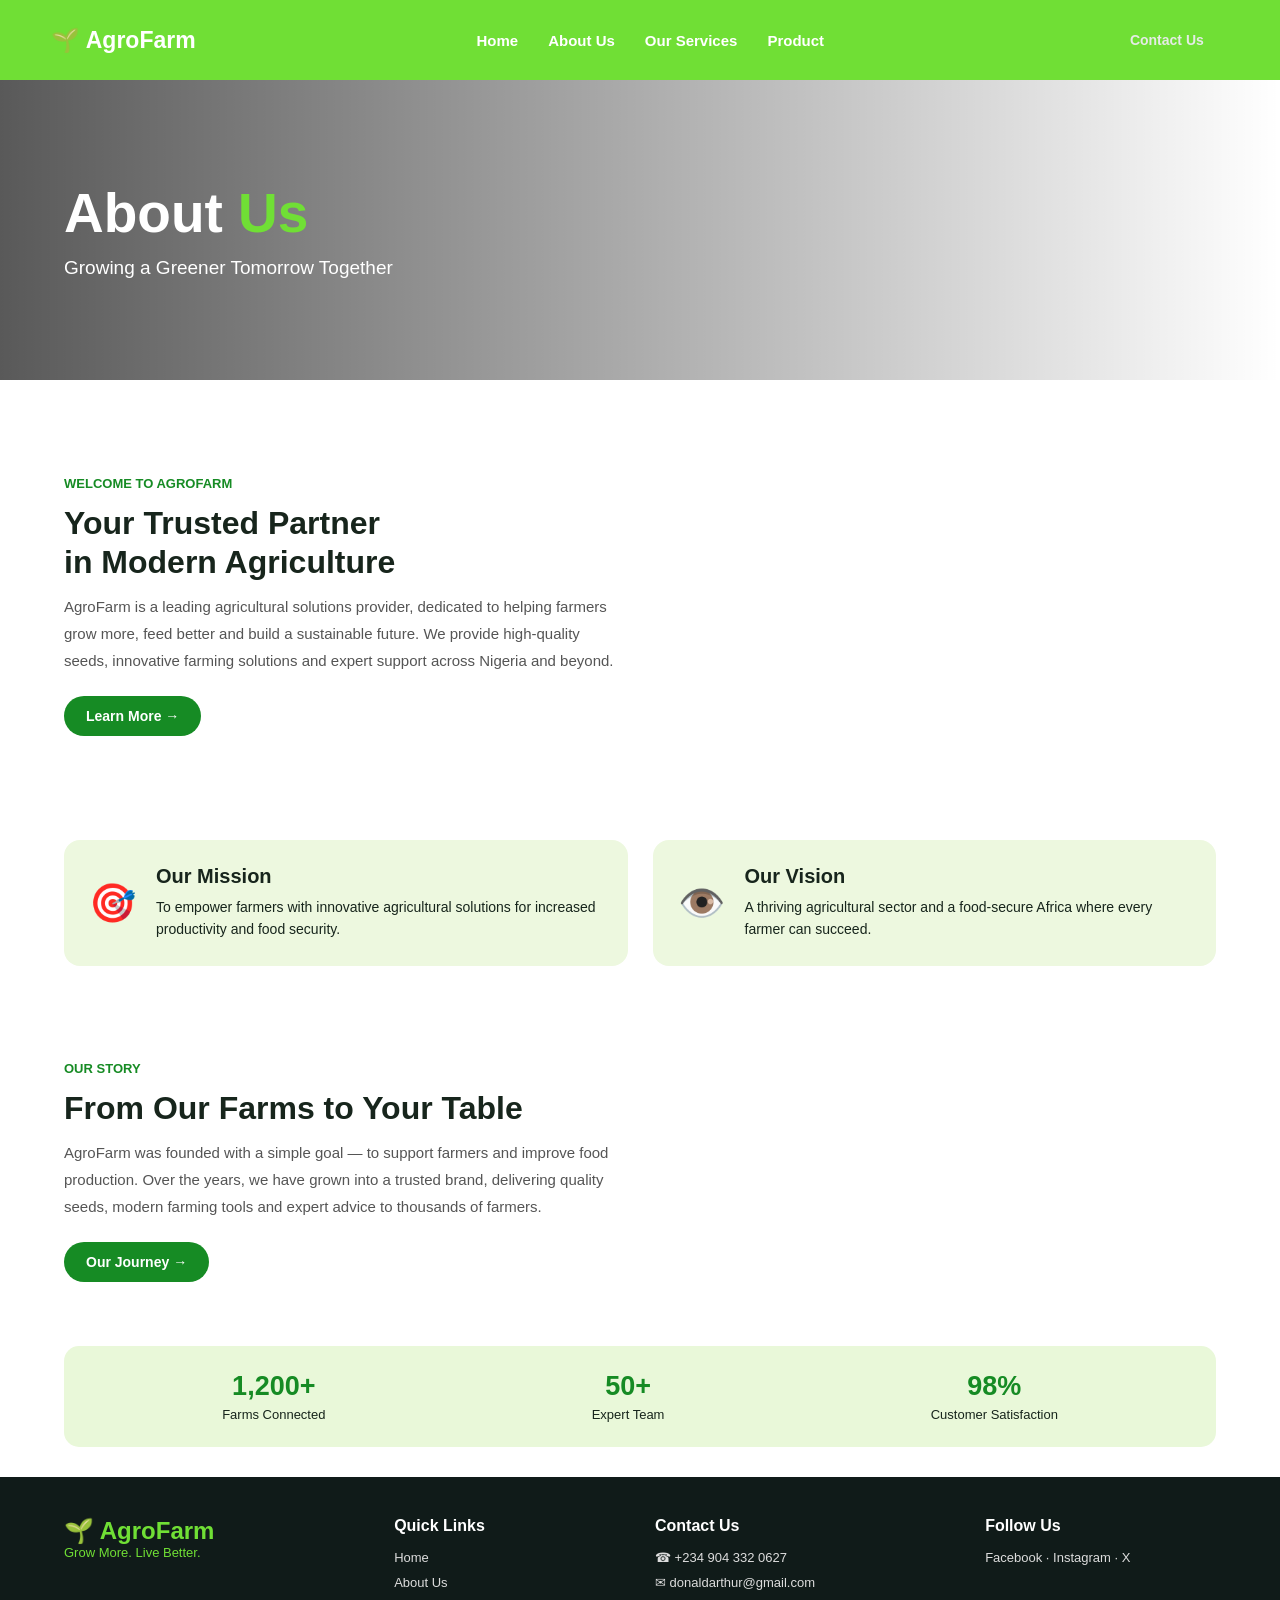
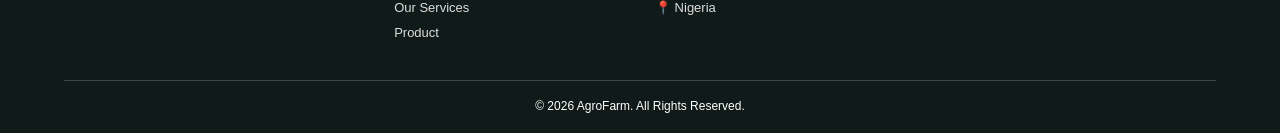
<file: About us.html>
<!DOCTYPE html>
<html lang="en">
<head>
    <meta charset="UTF-8">
    <meta name="viewport" content="width=device-width, initial-scale=1.0">
    <title>About Us - AgroFarm</title>
    <link rel="stylesheet" href="About us.css">
</head>
<body>
    <nav class="navbar">
        <div class="logo">🌱 AgroFarm</div>

        <div class="nav-links">
            <a href="index.html">Home</a>
            <a href="About us.html" class="active">About Us</a>
            <a href="Our Services.html">Our Services</a>
            <a href="Product.html">Product</a>
        </div>

        <a href="#contact" class="contact-btn">Contact Us</a>
    </nav>
    <section class="hero">
        <div class="hero-content">
            <h1>About <span>Us</span></h1>
            <p>Growing a Greener Tomorrow Together</p>
        </div>
    </section>
    <section class="about-intro">

        <div class="intro-text">
            <span class="small-title">WELCOME TO AGROFARM</span>

            <h2>Your Trusted Partner<br>
            in Modern Agriculture</h2>

            <p>
                AgroFarm is a leading agricultural solutions provider,
                dedicated to helping farmers grow more, feed better
                and build a sustainable future. We provide high-quality
                seeds, innovative farming solutions and expert support
                across Nigeria and beyond.
            </p>

            <a href="#story" class="green-btn">Learn More →</a>
        </div>

        <div class="intro-image"></div>

    </section>

    <!-- MISSION AND VISION -->
    <section class="mission-section">

        <div class="mission-card">
            <div class="mission-icon">🎯</div>
            <div>
                <h3>Our Mission</h3>
                <p>
                    To empower farmers with innovative agricultural
                    solutions for increased productivity and food security.
                </p>
            </div>
        </div>

        <div class="mission-card">
            <div class="mission-icon">👁️</div>
            <div>
                <h3>Our Vision</h3>
                <p>
                    A thriving agricultural sector and a food-secure
                    Africa where every farmer can succeed.
                </p>
            </div>
        </div>

    </section>

    <!-- OUR STORY -->
    <section class="story-section" id="story">

        <div class="story-text">
            <span class="small-title">OUR STORY</span>

            <h2>From Our Farms to Your Table</h2>

            <p>
                AgroFarm was founded with a simple goal — to support
                farmers and improve food production. Over the years,
                we have grown into a trusted brand, delivering quality
                seeds, modern farming tools and expert advice to
                thousands of farmers.
            </p>

            <a href="services.html" class="green-btn">
                Our Journey →
            </a>
        </div>

        <div class="story-image"></div>

    </section>

    <!-- STATISTICS -->
    <section class="stats">

        <div class="stat">
            <h2>1,200+</h2>
            <p>Farms Connected</p>
        </div>

        <div class="stat">
            <h2>50+</h2>
            <p>Expert Team</p>
        </div>

        <div class="stat">
            <h2>98%</h2>
            <p>Customer Satisfaction</p>
        </div>

    </section>

    <!-- FOOTER -->
    <footer id="contact">

        <div class="footer-brand">
            <h2>🌱 AgroFarm</h2>
            <p>Grow More. Live Better.</p>
        </div>

        <div>
            <h3>Quick Links</h3>
            <a href="index.html">Home</a>
            <a href="about.html">About Us</a>
            <a href="services.html">Our Services</a>
            <a href="product.html">Product</a>
        </div>

        <div>
            <h3>Contact Us</h3>
            <p>☎ +234 904 332 0627</p>
            <p>✉ donaldarthur@gmail.com</p>
            <p>📍 Nigeria</p>
        </div>

        <div>
            <h3>Follow Us</h3>
            <p>Facebook · Instagram · X</p>
        </div>

        <div class="copyright">
            © 2026 AgroFarm. All Rights Reserved.
        </div>

    </footer>

</body>
</html>
</file>
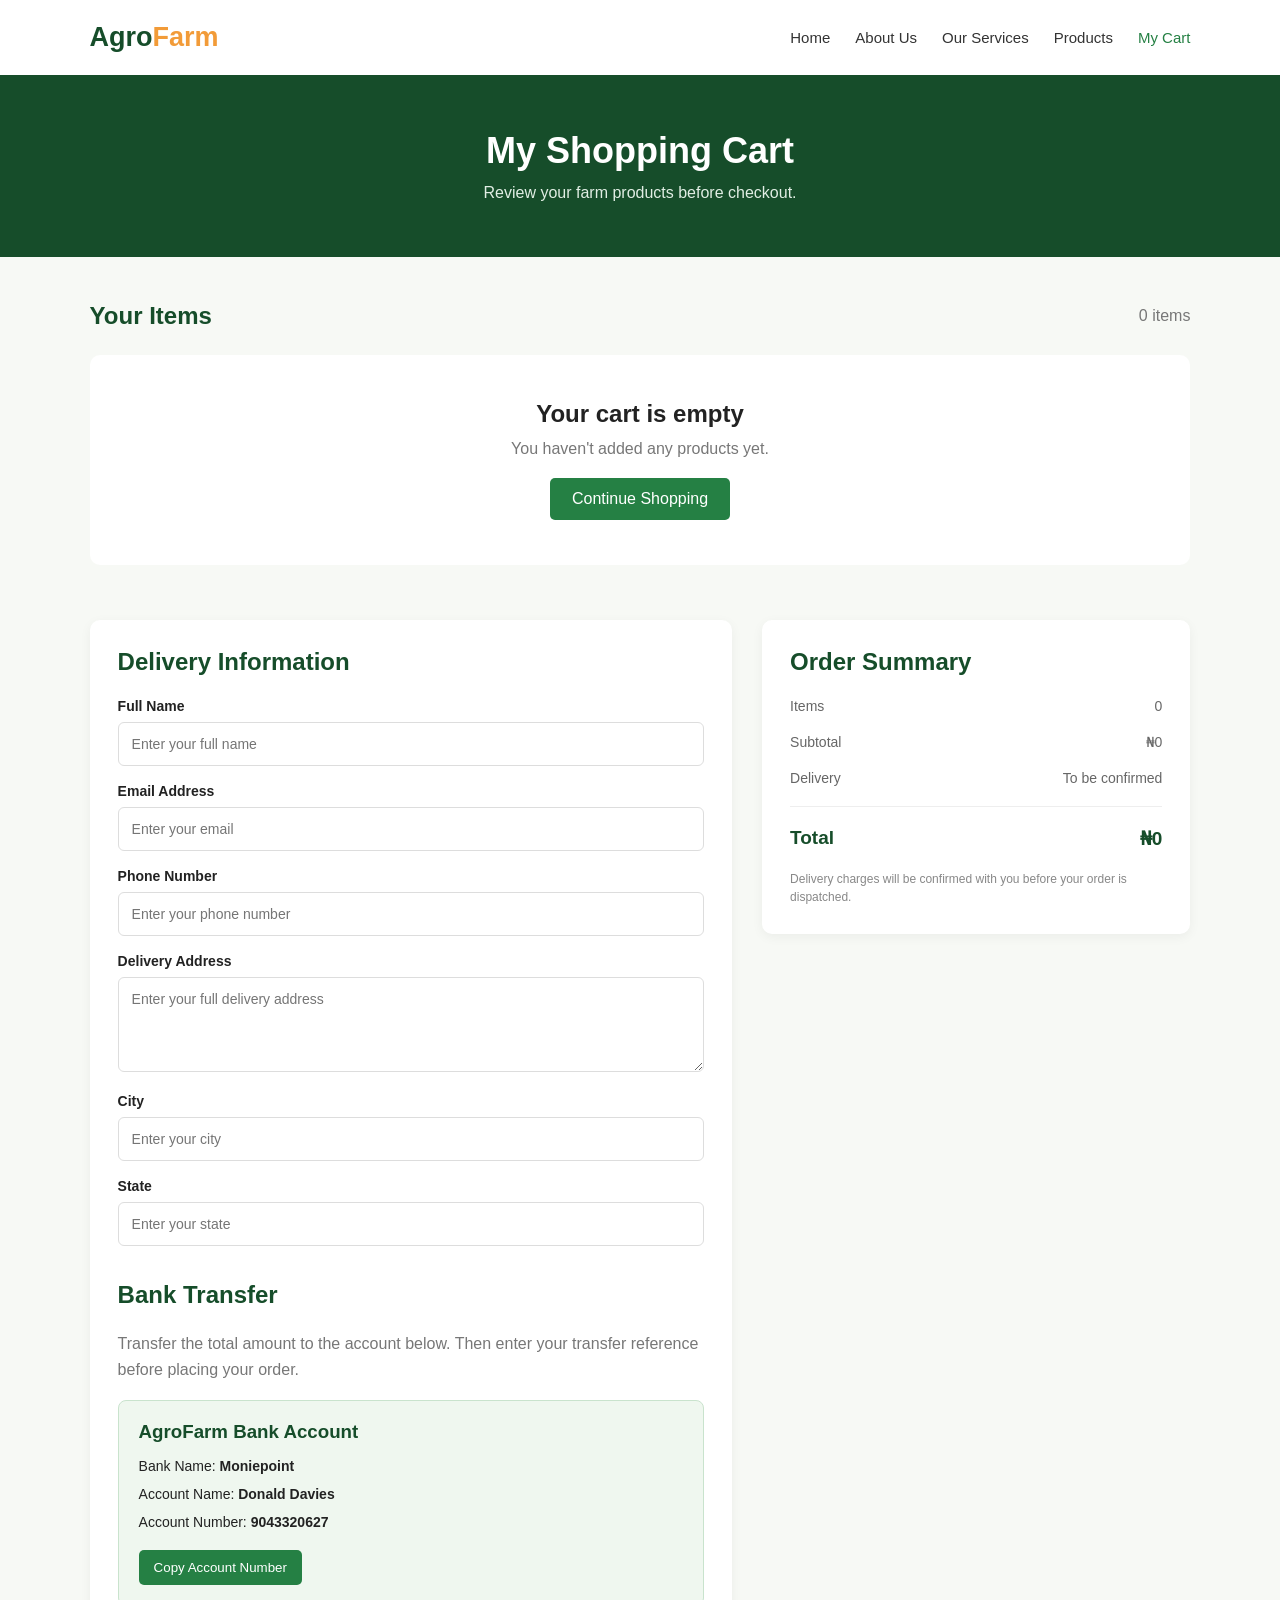
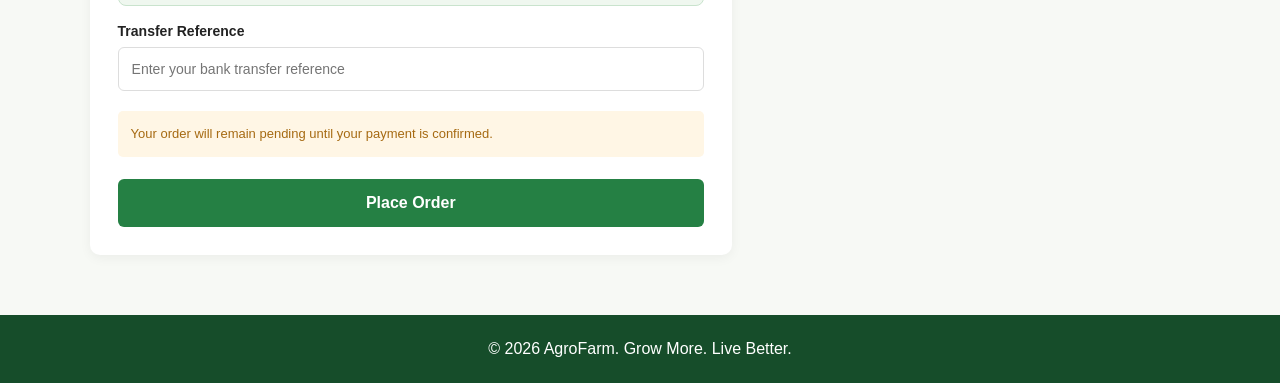
<file: cart.html>
<!DOCTYPE html>
<html lang="en">
<head>
    <meta charset="UTF-8">
    <meta name="viewport" content="width=device-width, initial-scale=1.0">
    <title>My Cart | AgroFarm</title>
    <link rel="stylesheet" href="cart.css">
    <script src="cart.js" defer></script>
</head>
<body>

<header class="navbar">
    <a href="index.html" class="logo">Agro<span>Farm</span></a>

    <nav>
        <a href="index.html">Home</a>
        <a href="About us.html">About Us</a>
        <a href="Our Services.html">Our Services</a>
        <a href="Product.html">Products</a>
        <a href="cart.html" class="active">My Cart</a>
    </nav>
</header>

<section class="page-heading">
    <h1>My Shopping Cart</h1>
    <p>Review your farm products before checkout.</p>
</section>

<main class="container">

    <section class="cart-section">
        <div class="section-title">
            <h2>Your Items</h2>
            <span id="itemCount">0 items</span>
        </div>

        <div id="cartItems"></div>

        <div id="emptyCart" class="empty-cart">
            <h2>Your cart is empty</h2>
            <p>You haven't added any products yet.</p>
            <a href="product.html" class="shop-btn">Continue Shopping</a>
        </div>
    </section>

    <section class="checkout-section">

        <div class="checkout-form">
            <h2>Delivery Information</h2>

            <form id="checkoutForm">

                <label>Full Name</label>
                <input type="text" id="customerName" required
                placeholder="Enter your full name">

                <label>Email Address</label>
                <input type="email" id="customerEmail" required
                placeholder="Enter your email">

                <label>Phone Number</label>
                <input type="tel" id="customerPhone" required
                placeholder="Enter your phone number">

                <label>Delivery Address</label>
                <textarea id="customerAddress" required
                placeholder="Enter your full delivery address"></textarea>

                <label>City</label>
                <input type="text" id="customerCity" required
                placeholder="Enter your city">

                <label>State</label>
                <input type="text" id="customerState" required
                placeholder="Enter your state">

                <h2 class="payment-heading">Bank Transfer</h2>

                <p class="payment-description">
                    Transfer the total amount to the account below.
                    Then enter your transfer reference before placing
                    your order.
                </p>

                <div class="bank-details">
                    <h3>AgroFarm Bank Account</h3>

                    <p>Bank Name: <strong>Moniepoint</strong></p>

                    <p>Account Name:
                        <strong>Donald Davies</strong>
                    </p>

                    <p>Account Number:
                        <strong id="accountNumber">9043320627</strong>
                    </p>

                    <button type="button" id="copyAccount"
                    class="copy-btn">
                        Copy Account Number
                    </button>
                </div>

                <label>Transfer Reference</label>
                <input type="text" id="transferReference" required
                placeholder="Enter your bank transfer reference">

                <p class="payment-warning">
                    Your order will remain pending until your
                    payment is confirmed.
                </p>

                <button type="submit" id="placeOrder"
                class="place-order-btn">
                    Place Order
                </button>

            </form>
        </div>

        <aside class="order-summary">
            <h2>Order Summary</h2>

            <div class="summary-row">
                <span>Items</span>
                <span id="summaryCount">0</span>
            </div>

            <div class="summary-row">
                <span>Subtotal</span>
                <span id="subtotal">₦0</span>
            </div>

            <div class="summary-row">
                <span>Delivery</span>
                <span>To be confirmed</span>
            </div>

            <hr>

            <div class="total-row">
                <strong>Total</strong>
                <strong id="grandTotal">₦0</strong>
            </div>

            <p class="summary-note">
                Delivery charges will be confirmed with you
                before your order is dispatched.
            </p>
        </aside>

    </section>

</main>

<footer>
    <p>© 2026 AgroFarm. Grow More. Live Better.</p>
</footer>

</body>
</html>
</file>
<file: About us.css>
* {
    margin: 0;
    padding: 0;
    box-sizing: border-box;
}

body {
    font-family: Arial, sans-serif;
    background: #ffffff;
    color: #17251c;
}
a {
    text-decoration: none;
}
.navbar {
     width: 100%;
    min-height: 80px;
    padding: 15px 4%;
    background: #70df35;

    display: flex;
    align-items: center;
    justify-content: space-between;
}

.logo {
    color: white;
    font-size: 23px;
    font-weight: bold;
}

.nav-links {
    display: flex;
    gap: 30px;
}

.nav-links a {
    color: white;
    font-size: 15px;
    font-weight: 700;
    transition: .3s;
}

.nav-links a:hover {
    border-bottom: 2px solid white;
    padding-bottom: 3px;
    color: #baff73;
}

.contact-btn {
    color: #e5ebe6;
    padding: 13px 25px;
    border-radius: 30px;
    font-size: 14px;
    font-weight: bold;
    transition: .3s;
}
.contact-btn:hover {
    background: #0d6818;
    color: #baff73;
}


/* HERO */
.hero {
    height: 300px;
    background:
    linear-gradient(90deg, rgba(0,0,0,.65), transparent),
    url("https://images.unsplash.com/photo-1500382017468-9049fed747ef")
    center/cover;
    display: flex;
    align-items: center;
    padding: 5%;
}

.hero-content h1 {
    color: white;
    font-size: 55px;
    margin-bottom: 12px;
}

.hero-content h1 span {
    color: #70df35;
}

.hero-content p {
    color: white;
    font-size: 19px;
}

/* INTRO */
.about-intro {
    padding: 65px 5%;
    display: grid;
    grid-template-columns: 1fr 1fr;
    gap: 35px;
    align-items: center;
}

.small-title {
    color: #168b24;
    font-size: 13px;
    font-weight: bold;
}

.intro-text h2,
.story-text h2 {
    font-size: 32px;
    margin: 12px 0;
    line-height: 1.2;
}

.intro-text p,
.story-text p {
    font-size: 15px;
    line-height: 1.8;
    color: #555;
    margin-bottom: 22px;
}

.intro-image {
    height: 320px;
    border-radius: 18px;
    background: url("https://images.unsplash.com/photo-1500382017468-9049fed747ef")
    center/cover;
}

.green-btn {
    display: inline-block;
    background: #168b24;
    color: white;
    padding: 12px 22px;
    text-decoration: none;
    border-radius: 30px;
    font-size: 14px;
    font-weight: bold;
}

.green-btn:hover {
    background: #0d6818;
}

/* MISSION AND VISION */
.mission-section {
    padding: 10px 5% 45px;
    display: grid;
    grid-template-columns: 1fr 1fr;
    gap: 25px;
}

.mission-card {
    background: #edf8df;
    padding: 25px;
    border-radius: 16px;
    display: flex;
    gap: 20px;
    align-items: center;
}

.mission-icon {
    font-size: 38px;
}

.mission-card h3 {
    margin-bottom: 8px;
    font-size: 20px;
}

.mission-card p {
    font-size: 14px;
    line-height: 1.6;
}

/* STORY */
.story-section {
    padding: 30px 5% 45px;
    display: grid;
    grid-template-columns: 1fr 1fr;
    align-items: center;
    gap: 35px;
}

.story-image {
    height: 260px;
    border-radius: 18px;
    background: url("https://images.unsplash.com/photo-1499529112087-3cb3b73cec95")
    center/cover;
}

/* STATISTICS */
.stats {
    margin: 0 5% 30px;
    padding: 25px;
    background: #e9f8d9;
    border-radius: 15px;
    display: flex;
    justify-content: space-around;
    text-align: center;
}

.stat h2 {
    color: #168b24;
    font-size: 27px;
}

.stat p {
    font-size: 13px;
    margin-top: 5px;
}

/* FOOTER */
footer {
    background: #101b19;
    color: white;
    padding: 40px 5% 20px;
    display: grid;
    grid-template-columns: 1.3fr 1fr 1.3fr 1fr;
    gap: 30px;
}

footer h3 {
    margin-bottom: 15px;
    font-size: 16px;
}

footer a {
    display: block;
    color: #ddd;
    text-decoration: none;
    margin-bottom: 10px;
    font-size: 13px;
}

footer p {
    color: #ddd;
    font-size: 13px;
    margin-bottom: 10px;
}

.footer-brand h2 {
    color: #70df35;
}

.footer-brand p {
    color: #70df35;
}

.copyright {
    grid-column: 1 / -1;
    border-top: 1px solid #444;
    padding-top: 18px;
    font-size: 12px;
    text-align: center;
}

/* MOBILE RESPONSIVENESS */
@media (max-width: 768px) {

    .navbar {
        flex-direction: column;
        gap: 20px;
    }

    .nav-links {
        gap: 15px;
        flex-wrap: wrap;
        justify-content: center;
    }

    .nav-links a {
        font-size: 13px;
    }

    .hero {
        height: 230px;
    }

    .hero-content h1 {
        font-size: 38px;
    }

    .about-intro,
    .story-section {
        grid-template-columns: 1fr;
    }

    .intro-image {
        height: 250px;
    }

    .mission-section {
        grid-template-columns: 1fr;
    }

    .stats {
        flex-direction: column;
        gap: 25px;
    }

    footer {
        grid-template-columns: 1fr 1fr;
    }
}

@media (max-width: 450px) {
    footer {
        grid-template-columns: 1fr;
    }
}
</file>
<file: cart.css>
* {
    margin: 0;
    padding: 0;
    box-sizing: border-box;
}

body {
    font-family: Arial, sans-serif;
    background: #f7f9f5;
    color: #222;
}

/* NAVBAR */

.navbar {
    display: flex;
    justify-content: space-between;
    align-items: center;
    padding: 22px 7%;
    background: white;
    box-shadow: 0 2px 10px rgba(0,0,0,0.05);
}

.logo {
    font-size: 27px;
    font-weight: bold;
    color: #164d2a;
    text-decoration: none;
}

.logo span {
    color: #f29b38;
}

nav {
    display: flex;
    gap: 25px;
}

nav a {
    text-decoration: none;
    color: #333;
    font-size: 15px;
}

nav a:hover,
nav a.active {
    color: #258044;
}

/* PAGE HEADING */

.page-heading {
    text-align: center;
    padding: 55px 15px;
    background: #164d2a;
    color: white;
}

.page-heading h1 {
    font-size: 36px;
    margin-bottom: 12px;
}

.page-heading p {
    color: #e1eee4;
}

/* MAIN CONTAINER */

.container {
    width: 86%;
    max-width: 1200px;
    margin: 45px auto;
}

.section-title {
    display: flex;
    justify-content: space-between;
    align-items: center;
    margin-bottom: 25px;
}

.section-title h2,
.checkout-form h2,
.order-summary h2 {
    color: #164d2a;
}

#itemCount {
    color: #777;
}

/* CART ITEMS */

.cart-item {
    display: flex;
    justify-content: space-between;
    align-items: center;
    gap: 20px;
    background: white;
    padding: 22px;
    margin-bottom: 15px;
    border-radius: 10px;
    box-shadow: 0 3px 12px rgba(0,0,0,0.04);
}

.cart-item h3 {
    margin-bottom: 8px;
    color: #164d2a;
}

.cart-item p {
    color: #777;
    margin-bottom: 7px;
}

.quantity-controls {
    display: flex;
    align-items: center;
    gap: 12px;
    margin-top: 10px;
}

.quantity-controls button {
    width: 30px;
    height: 30px;
    border: none;
    background: #e8f2e9;
    color: #164d2a;
    font-size: 18px;
    cursor: pointer;
    border-radius: 5px;
}

.remove-btn {
    border: none;
    background: #ffe9e9;
    color: #d12c2c;
    padding: 9px 13px;
    border-radius: 5px;
    cursor: pointer;
}

/* EMPTY CART */

.empty-cart {
    text-align: center;
    background: white;
    padding: 45px 20px;
    border-radius: 10px;
    display: none;
}

.empty-cart p {
    margin: 12px 0 20px;
    color: #777;
}

.shop-btn {
    display: inline-block;
    background: #258044;
    color: white;
    text-decoration: none;
    padding: 12px 22px;
    border-radius: 5px;
}

/* CHECKOUT */

.checkout-section {
    display: grid;
    grid-template-columns: 1.5fr 1fr;
    gap: 30px;
    margin-top: 55px;
    align-items: start;
}

.checkout-form,
.order-summary {
    background: white;
    padding: 28px;
    border-radius: 10px;
    box-shadow: 0 3px 12px rgba(0,0,0,0.05);
}

.checkout-form h2,
.order-summary h2 {
    margin-bottom: 22px;
}

.checkout-form label {
    display: block;
    margin: 17px 0 8px;
    font-weight: bold;
    font-size: 14px;
}

.checkout-form input,
.checkout-form textarea {
    width: 100%;
    padding: 13px;
    border: 1px solid #ddd;
    border-radius: 6px;
    outline: none;
    font-size: 14px;
    font-family: inherit;
}

.checkout-form input:focus,
.checkout-form textarea:focus {
    border-color: #258044;
}

.checkout-form textarea {
    height: 95px;
    resize: vertical;
}

.payment-heading {
    margin-top: 35px;
}

.payment-description {
    color: #777;
    line-height: 1.6;
    margin-bottom: 18px;
}

.bank-details {
    background: #eff7ef;
    border: 1px solid #c9e3cd;
    padding: 20px;
    border-radius: 8px;
}

.bank-details h3 {
    color: #164d2a;
    margin-bottom: 15px;
}

.bank-details p {
    margin: 12px 0;
    font-size: 14px;
}

.copy-btn {
    padding: 10px 15px;
    border: none;
    background: #258044;
    color: white;
    border-radius: 5px;
    cursor: pointer;
    margin-top: 8px;
}

.payment-warning {
    color: #a66a12;
    background: #fff6e5;
    padding: 13px;
    border-radius: 5px;
    font-size: 13px;
    margin-top: 20px;
    line-height: 1.5;
}

/* ORDER SUMMARY */

.order-summary {
    position: sticky;
    top: 20px;
}

.summary-row,
.total-row {
    display: flex;
    justify-content: space-between;
    margin: 20px 0;
    gap: 15px;
}

.summary-row {
    color: #666;
    font-size: 14px;
}

.total-row {
    font-size: 19px;
    color: #164d2a;
}

.order-summary hr {
    border: none;
    border-top: 1px solid #eee;
}

.summary-note {
    color: #888;
    font-size: 12px;
    line-height: 1.5;
}

.place-order-btn {
    width: 100%;
    margin-top: 22px;
    padding: 15px;
    border: none;
    background: #258044;
    color: white;
    font-size: 16px;
    font-weight: bold;
    border-radius: 6px;
    cursor: pointer;
}

.place-order-btn:hover,
.shop-btn:hover {
    background: #164d2a;
}

/* FOOTER */

footer {
    text-align: center;
    padding: 25px;
    background: #164d2a;
    color: white;
    margin-top: 60px;
}

/* MOBILE RESPONSIVENESS */

@media (max-width: 800px) {
    .navbar {
        flex-direction: column;
        gap: 20px;
    }

    nav {
        flex-wrap: wrap;
        justify-content: center;
        gap: 15px;
    }

    .container {
        width: 92%;
    }

    .checkout-section {
        grid-template-columns: 1fr;
    }

    .order-summary {
        position: static;
    }

    .cart-item {
        flex-wrap: wrap;
    }
}

@media (max-width: 480px) {
    .page-heading h1 {
        font-size: 28px;
    }

    .checkout-form,
    .order-summary {
        padding: 20px;
    }
}
</file>
